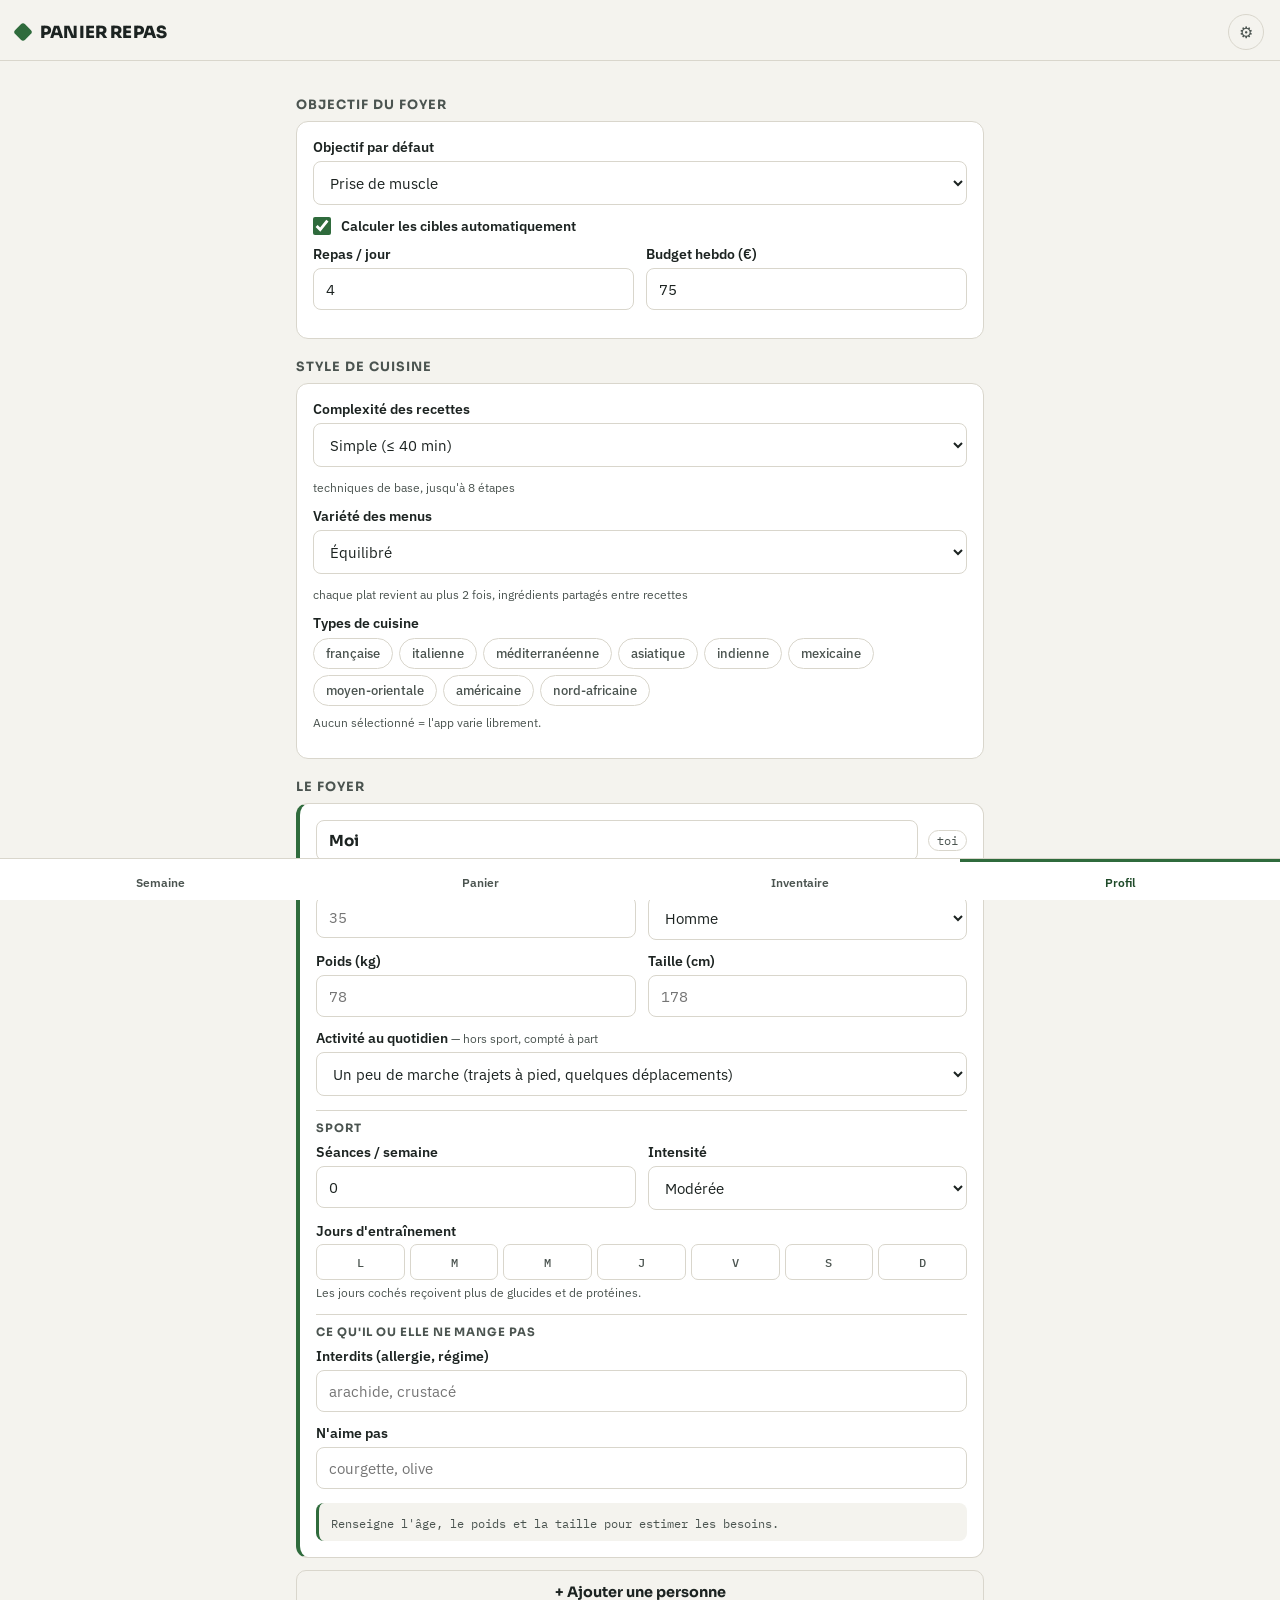
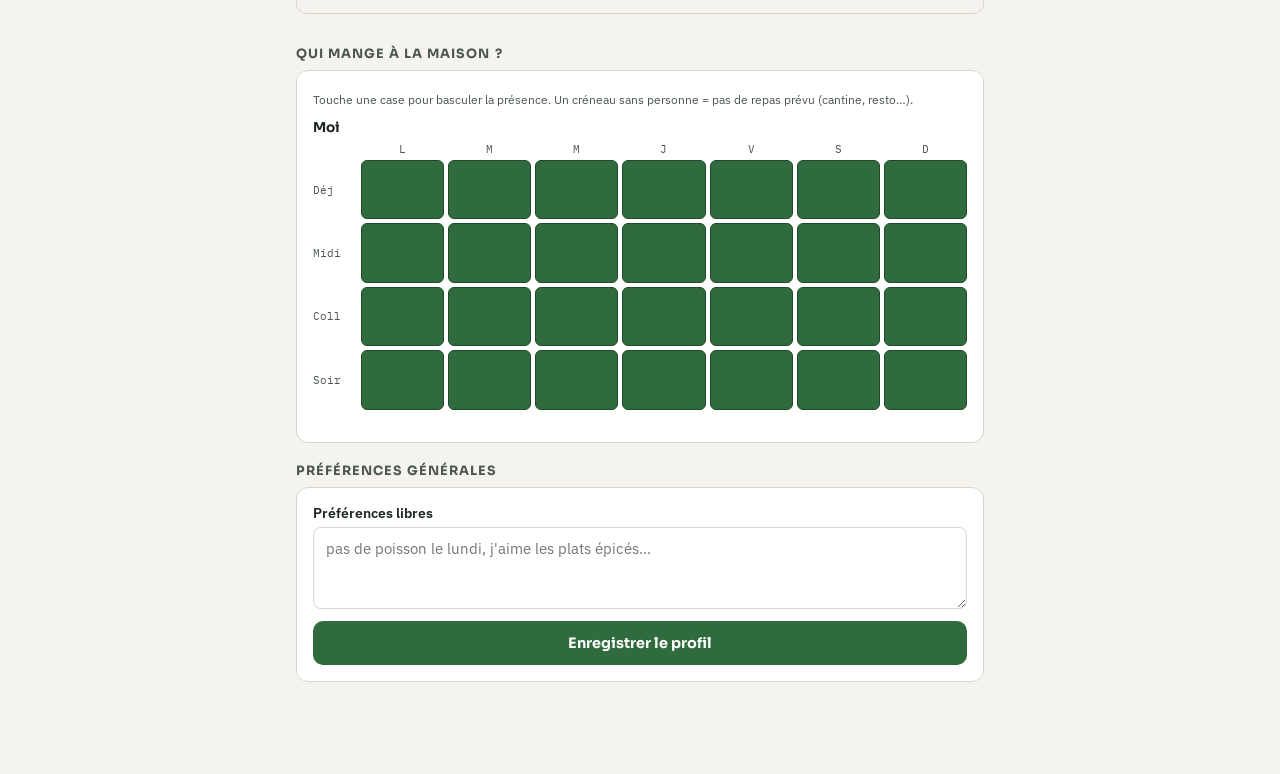
<file: index.html>
<!DOCTYPE html>
<html lang="fr">
<head>
  <meta charset="UTF-8" />
  <meta name="viewport" content="width=device-width, initial-scale=1.0, viewport-fit=cover" />
  <meta name="theme-color" content="#2F6B3C" />
  <title>Panier Repas</title>
  <link rel="manifest" href="manifest.webmanifest" />
  <link rel="icon" href="icons/icon.svg" type="image/svg+xml" />
  <link rel="apple-touch-icon" href="icons/icon-192.png" />
  <link rel="preconnect" href="https://fonts.googleapis.com" />
  <link rel="preconnect" href="https://fonts.gstatic.com" crossorigin />
  <link href="https://fonts.googleapis.com/css2?family=Sora:wght@600;700;800&family=IBM+Plex+Sans:wght@400;500;600&family=IBM+Plex+Mono:wght@400;500;600&display=swap" rel="stylesheet" />
  <link rel="stylesheet" href="css/styles.css" />
</head>
<body>
  <header class="app-header">
    <div class="brand">
      <span class="brand-mark" aria-hidden="true"></span>
      <h1>Panier Repas</h1>
    </div>
    <button id="btn-settings" class="icon-btn" title="Réglages" aria-label="Réglages">⚙</button>
  </header>

  <main id="view" class="view"></main>

  <nav class="tabbar" role="tablist" aria-label="Navigation principale">
    <button class="tab" data-tab="semaine" role="tab">Semaine</button>
    <button class="tab" data-tab="panier" role="tab">Panier</button>
    <button class="tab" data-tab="inventaire" role="tab">Inventaire</button>
    <button class="tab" data-tab="profil" role="tab">Profil</button>
  </nav>

  <dialog id="dlg-settings" class="dialog">
    <form method="dialog" class="dialog-body" id="form-settings">
      <h2>Réglages</h2>
      <label>Clé API Anthropic
        <input type="password" id="set-api-key" placeholder="sk-ant-..." autocomplete="off" />
      </label>
      <label>Modèle
        <select id="set-model">
          <option value="claude-sonnet-5">Sonnet 5 — équilibré (recommandé)</option>
          <option value="claude-haiku-4-5-20251001">Haiku 4.5 — le moins cher</option>
          <option value="claude-sonnet-4-6">Sonnet 4.6</option>
          <option value="claude-opus-5">Opus 5 — le plus fin, le plus cher</option>
        </select>
      </label>
      <p class="hint" id="set-model-cout"></p>
      <p class="hint">La clé est stockée uniquement dans ce navigateur (localStorage).</p>
      <label>URL du Worker poids (optionnel)
        <input type="url" id="set-worker-url" placeholder="https://panier-poids.xxx.workers.dev" />
      </label>
      <label>Secret du Worker
        <input type="password" id="set-worker-secret" autocomplete="off" />
      </label>
      <label>Enseigne
        <select id="set-enseigne">
          <option value="intermarche">Intermarché</option>
          <option value="leclerc">E.Leclerc</option>
          <option value="carrefour">Carrefour</option>
          <option value="auchan">Auchan</option>
          <option value="houra">Houra</option>
          <option value="coursesu">Courses U</option>
        </select>
      </label>
      <label class="switch">
        <input type="checkbox" id="set-prix-reels" />
        <span>N'utiliser que les prix relevés en magasin</span>
      </label>
      <p class="hint">Sinon, les ingrédients non relevés sont estimés à partir de prix de référence.</p>
      <label>Choix des produits : prix ↔ santé
        <input type="range" id="set-pref-sante" min="0" max="1" step="0.25" />
      </label>
      <p class="hint" id="set-pref-label"></p>
      <label>Plafond par article (€, optionnel)
        <input type="number" id="set-budget-article" step="0.5" placeholder="ex. 8" />
      </label>
      <div class="dialog-actions">
        <button value="cancel" class="btn ghost">Annuler</button>
        <button value="ok" class="btn primary" id="set-save">Enregistrer</button>
      </div>
    </form>
  </dialog>

  <dialog id="dlg-match" class="dialog">
    <div class="dialog-body" id="dlg-match-body"></div>
  </dialog>

  <div id="toast" class="toast" role="status" aria-live="polite"></div>

  <script src="js/store.js"></script>
  <script src="js/bridge.js"></script>
  <script src="js/scoring.js"></script>
  <script src="js/catalogue.js"></script>
  <script src="js/schema.js"></script>
  <script src="js/generator.js"></script>
  <script src="js/aggregator.js"></script>
  <script src="js/health.js"></script>
  <script src="js/app.js"></script>
  <script>
    if ('serviceWorker' in navigator) {
      window.addEventListener('load', () => {
        navigator.serviceWorker.register('sw.js').catch(err => {
          console.error('SW registration failed:', err);
        });
      });
    }
  </script>
</body>
</html>
</file>
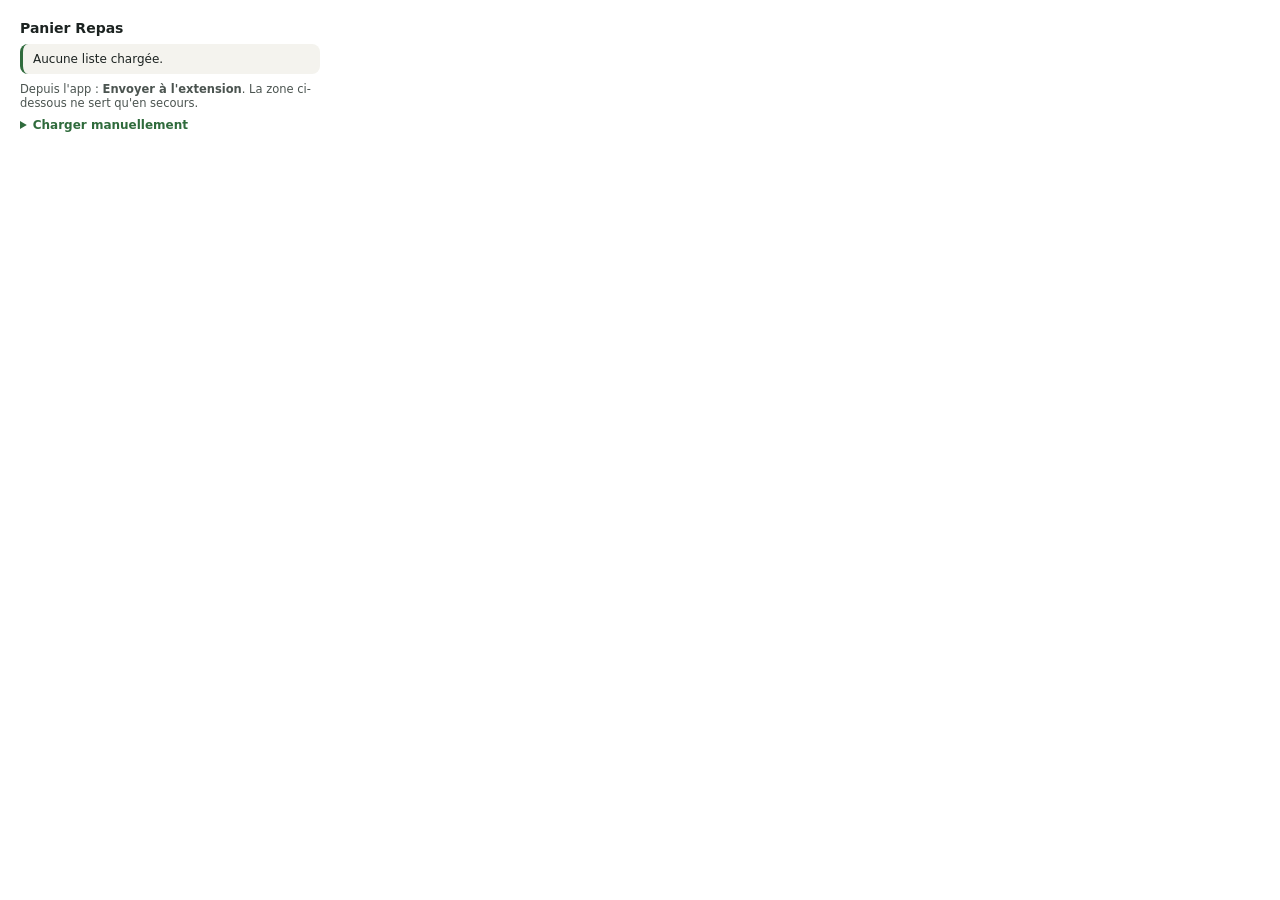
<file: extension/popup.html>
<!DOCTYPE html>
<html lang="fr">
<head>
  <meta charset="UTF-8" />
  <style>
    body { font-family: system-ui, sans-serif; width: 300px; padding: 12px; color: #1C2321; }
    h1 { font-size: 14px; margin: 0 0 8px; }
    p { font-size: 12px; margin: 0 0 8px; }
    textarea { width: 100%; height: 110px; box-sizing: border-box; font-family: monospace; font-size: 11px; }
    select { width: 100%; margin-top: 6px; padding: 6px; font-size: 12px; }
    label { font-size: 12px; font-weight: 600; display: block; margin-top: 8px; }
    button { width: 100%; margin-top: 8px; background: #2F6B3C; color: #fff; border: none; border-radius: 8px; padding: 10px; cursor: pointer; font-weight: 600; }
    button:hover { background: #1F4A29; }
    .status { font-size: 12px; margin-top: 8px; color: #4B5450; }
    #etat { font-size: 12px; padding: 8px 10px; border-radius: 8px; background: #F4F3EE; border-left: 3px solid #2F6B3C; margin-bottom: 8px; }
    .tip { font-size: 11.5px; color: #4B5450; }
    details summary { font-size: 12px; cursor: pointer; color: #2F6B3C; font-weight: 600; margin-bottom: 6px; }
    .err { color: #D2481F; }
    .slot { font-size: 12px; background: #F4F3EE; border-left: 3px solid #2F6B3C; padding: 6px 8px; margin-top: 8px; }
  </style>
</head>
<body>
  <h1>Panier Repas</h1>
  <div id="etat" class="ok">Aucune liste chargée.</div>
  <p class="tip">Depuis l'app : <b>Envoyer à l'extension</b>. La zone ci-dessous ne sert qu'en secours.</p>
  <details><summary>Charger manuellement</summary>
  <textarea id="list" placeholder='{"source":"panier-repas", ...}'></textarea>
  <label for="deliv">Livraison à préparer</label>
  <select id="deliv"><option value="1">Livraison 1</option></select>
  <div id="slot-info" class="slot" hidden></div>
  <button id="load">Charger la liste</button>
  </details>
  <div class="status" id="status"></div>
  <script src="popup.js"></script>
</body>
</html>
</file>
<file: css/styles.css>
/* ============================================================
   Panier Repas — design tokens
   Direction : étal de primeur + ticket de caisse.
   Porcelaine / encre / basilic / paprika. Le ticket (liste de
   courses à bords crantés, chiffres en mono) est la signature.
   ============================================================ */
:root {
  --porcelain: #F4F3EE;
  --ink: #1C2321;
  --ink-soft: #4B5450;
  --basil: #2F6B3C;
  --basil-deep: #1F4A29;
  --paprika: #D2481F;
  --line: #D9D6CC;
  --card: #FFFFFF;
  --ok: #2F6B3C;
  --warn: #B3541E;

  --font-display: "Sora", system-ui, sans-serif;
  --font-body: "IBM Plex Sans", system-ui, sans-serif;
  --font-mono: "IBM Plex Mono", ui-monospace, monospace;

  --radius: 12px;
  --pad: 16px;
}

* { box-sizing: border-box; }
html, body { margin: 0; padding: 0; }

body {
  font-family: var(--font-body);
  background: var(--porcelain);
  color: var(--ink);
  min-height: 100dvh;
  display: flex;
  flex-direction: column;
  padding-bottom: calc(64px + env(safe-area-inset-bottom));
}

/* ---------- header ---------- */
.app-header {
  display: flex;
  align-items: center;
  justify-content: space-between;
  padding: 14px var(--pad) 10px;
  position: sticky;
  top: 0;
  background: var(--porcelain);
  z-index: 5;
  border-bottom: 1px solid var(--line);
}
.brand { display: flex; align-items: center; gap: 10px; }
.brand-mark {
  width: 14px; height: 14px;
  background: var(--basil);
  border-radius: 3px;
  transform: rotate(45deg);
  display: inline-block;
}
.app-header h1 {
  font-family: var(--font-display);
  font-size: 1.05rem;
  font-weight: 800;
  letter-spacing: 0.01em;
  margin: 0;
  text-transform: uppercase;
}
.icon-btn {
  background: none; border: 1px solid var(--line);
  border-radius: 50%;
  width: 36px; height: 36px;
  font-size: 1rem;
  cursor: pointer;
  color: var(--ink-soft);
}
.icon-btn:hover { border-color: var(--basil); color: var(--basil); }

/* ---------- layout ---------- */
.view { flex: 1; padding: var(--pad); max-width: 720px; width: 100%; margin: 0 auto; }
.section-title {
  font-family: var(--font-display);
  font-size: 0.8rem;
  font-weight: 700;
  text-transform: uppercase;
  letter-spacing: 0.08em;
  color: var(--ink-soft);
  margin: 20px 0 8px;
}
.card {
  background: var(--card);
  border: 1px solid var(--line);
  border-radius: var(--radius);
  padding: var(--pad);
  margin-bottom: 12px;
}

/* ---------- tabbar ---------- */
.tabbar {
  position: fixed;
  bottom: 0; left: 0; right: 0;
  display: flex;
  background: var(--card);
  border-top: 1px solid var(--line);
  padding-bottom: env(safe-area-inset-bottom);
  z-index: 10;
}
.tab {
  flex: 1;
  border: none;
  background: none;
  padding: 12px 4px 10px;
  font-family: var(--font-body);
  font-size: 0.78rem;
  font-weight: 600;
  color: var(--ink-soft);
  cursor: pointer;
  border-top: 3px solid transparent;
}
.tab.active { color: var(--basil-deep); border-top-color: var(--basil); }
.tab:focus-visible { outline: 2px solid var(--basil); outline-offset: -2px; }

/* ---------- forms ---------- */
label { display: block; font-size: 0.85rem; font-weight: 600; margin-bottom: 12px; color: var(--ink); }
input, select, textarea {
  display: block;
  width: 100%;
  margin-top: 5px;
  padding: 10px 12px;
  border: 1px solid var(--line);
  border-radius: 8px;
  background: #fff;
  font-family: var(--font-body);
  font-size: 0.95rem;
  color: var(--ink);
}
input:focus-visible, select:focus-visible, textarea:focus-visible, .btn:focus-visible {
  outline: 2px solid var(--basil);
  outline-offset: 1px;
}
.grid-2 { display: grid; grid-template-columns: 1fr 1fr; gap: 0 12px; }
.hint { font-size: 0.78rem; color: var(--ink-soft); margin: 4px 0 12px; }

.btn {
  font-family: var(--font-display);
  font-weight: 700;
  font-size: 0.9rem;
  padding: 12px 18px;
  border-radius: 10px;
  border: 1px solid transparent;
  cursor: pointer;
}
.btn.primary { background: var(--basil); color: #fff; }
.btn.primary:hover { background: var(--basil-deep); }
.btn.primary:disabled { background: var(--line); color: var(--ink-soft); cursor: default; }
.btn.ghost { background: none; border-color: var(--line); color: var(--ink); }
.btn.ghost:hover { border-color: var(--basil); color: var(--basil-deep); }
.btn.danger { background: none; border-color: var(--line); color: var(--paprika); }
.btn.block { width: 100%; }
.btn-row { display: flex; gap: 10px; margin: 12px 0; }
.btn-row .btn { flex: 1; }

/* ---------- semaine ---------- */
.day-macros {
  display: flex;
  gap: 8px;
  overflow-x: auto;
  padding-bottom: 4px;
  margin-bottom: 8px;
}
.day-pill {
  flex: 0 0 auto;
  border: 1px solid var(--line);
  border-radius: 10px;
  background: var(--card);
  padding: 8px 10px;
  text-align: center;
  min-width: 76px;
}
.day-pill .d { font-family: var(--font-display); font-size: 0.7rem; font-weight: 700; text-transform: uppercase; color: var(--ink-soft); }
.day-pill .kcal { font-family: var(--font-mono); font-weight: 600; font-size: 0.9rem; }
.day-pill .prot { font-family: var(--font-mono); font-size: 0.75rem; color: var(--basil-deep); }

.recipe { border-left: 4px solid var(--basil); }
.recipe h3 { margin: 0 0 4px; font-family: var(--font-display); font-size: 1rem; font-weight: 700; }
.recipe .meta { font-family: var(--font-mono); font-size: 0.78rem; color: var(--ink-soft); margin-bottom: 8px; }
.recipe ul { margin: 8px 0; padding-left: 18px; font-size: 0.88rem; }
.recipe ol { margin: 8px 0; padding-left: 18px; font-size: 0.88rem; }
.recipe details summary { cursor: pointer; font-weight: 600; font-size: 0.85rem; color: var(--basil-deep); }

.empty {
  text-align: center;
  padding: 40px 20px;
  color: var(--ink-soft);
}
.empty h2 { font-family: var(--font-display); font-size: 1.1rem; color: var(--ink); }

.loading { text-align: center; padding: 30px; color: var(--ink-soft); }
.loading::after {
  content: "";
  display: block;
  width: 26px; height: 26px;
  margin: 14px auto 0;
  border: 3px solid var(--line);
  border-top-color: var(--basil);
  border-radius: 50%;
  animation: spin 0.9s linear infinite;
}
@keyframes spin { to { transform: rotate(360deg); } }
@media (prefers-reduced-motion: reduce) {
  .loading::after { animation: none; }
}

/* ---------- LE TICKET (signature) ---------- */
.ticket {
  background: #fff;
  font-family: var(--font-mono);
  font-size: 0.85rem;
  padding: 18px 16px 26px;
  margin: 10px 0 16px;
  position: relative;
  box-shadow: 0 2px 10px rgba(28, 35, 33, 0.08);
  /* bords crantés haut et bas */
  --notch: 10px;
  clip-path: polygon(
    0 6px, 3% 0, 6% 6px, 9% 0, 12% 6px, 15% 0, 18% 6px, 21% 0, 24% 6px, 27% 0,
    30% 6px, 33% 0, 36% 6px, 39% 0, 42% 6px, 45% 0, 48% 6px, 51% 0, 54% 6px,
    57% 0, 60% 6px, 63% 0, 66% 6px, 69% 0, 72% 6px, 75% 0, 78% 6px, 81% 0,
    84% 6px, 87% 0, 90% 6px, 93% 0, 96% 6px, 100% 0,
    100% calc(100% - 6px), 96% 100%, 93% calc(100% - 6px), 90% 100%,
    87% calc(100% - 6px), 84% 100%, 81% calc(100% - 6px), 78% 100%,
    75% calc(100% - 6px), 72% 100%, 69% calc(100% - 6px), 66% 100%,
    63% calc(100% - 6px), 60% 100%, 57% calc(100% - 6px), 54% 100%,
    51% calc(100% - 6px), 48% 100%, 45% calc(100% - 6px), 42% 100%,
    39% calc(100% - 6px), 36% 100%, 33% calc(100% - 6px), 30% 100%,
    27% calc(100% - 6px), 24% 100%, 21% calc(100% - 6px), 18% 100%,
    15% calc(100% - 6px), 12% 100%, 9% calc(100% - 6px), 6% 100%,
    3% calc(100% - 6px), 0 100%
  );
}
.ticket-header {
  text-align: center;
  border-bottom: 1px dashed var(--line);
  padding-bottom: 8px;
  margin-bottom: 8px;
  font-weight: 600;
  letter-spacing: 0.06em;
}
.ticket-rayon {
  font-weight: 600;
  text-transform: uppercase;
  font-size: 0.72rem;
  letter-spacing: 0.1em;
  color: var(--basil-deep);
  margin: 12px 0 4px;
}
.ticket-line {
  display: flex;
  align-items: baseline;
  gap: 8px;
  padding: 3px 0;
}
.ticket-line .name { flex: 1; min-width: 0; overflow: hidden; text-overflow: ellipsis; white-space: nowrap; }
.ticket-line .qty { white-space: nowrap; font-weight: 500; }
.ticket-line .dots { flex: 0 1 40px; border-bottom: 1px dotted var(--line); transform: translateY(-3px); }
.ticket-line.matched .name::before { content: "✓ "; color: var(--ok); }
.ticket-line.unmatched { cursor: pointer; }
.ticket-line.unmatched .name::before { content: "? "; color: var(--paprika); font-weight: 600; }
.ticket-line.unmatched:hover .name { text-decoration: underline; }
.ticket-line.stock { color: var(--ink-soft); text-decoration: line-through; }
.ticket-total {
  border-top: 1px dashed var(--line);
  margin-top: 10px;
  padding-top: 8px;
  display: flex;
  justify-content: space-between;
  font-weight: 600;
}
.ticket-foot { text-align: center; font-size: 0.7rem; color: var(--ink-soft); margin-top: 10px; }

/* ---------- inventaire ---------- */
.inv-line {
  display: flex;
  align-items: center;
  gap: 10px;
  padding: 10px 0;
  border-bottom: 1px solid var(--line);
  font-size: 0.9rem;
}
.inv-line:last-child { border-bottom: none; }
.inv-line .name { flex: 1; }
.inv-line .qty { font-family: var(--font-mono); font-size: 0.82rem; color: var(--ink-soft); white-space: nowrap; }
.inv-line .dlc { font-family: var(--font-mono); font-size: 0.75rem; white-space: nowrap; }
.inv-line .dlc.soon { color: var(--paprika); font-weight: 600; }
.inv-line .del { background: none; border: none; color: var(--ink-soft); cursor: pointer; font-size: 1rem; }
.inv-line .del:hover { color: var(--paprika); }

/* ---------- dialogs & toast ---------- */
.dialog { border: none; border-radius: var(--radius); padding: 0; max-width: 420px; width: calc(100% - 32px); }
.dialog::backdrop { background: rgba(28, 35, 33, 0.45); }
.dialog-body { padding: 20px; }
.dialog-body h2 { font-family: var(--font-display); font-size: 1.05rem; margin: 0 0 14px; }
.dialog-actions { display: flex; justify-content: flex-end; gap: 10px; margin-top: 8px; }

.match-option {
  display: block; width: 100%;
  text-align: left;
  padding: 10px;
  margin-bottom: 8px;
  border: 1px solid var(--line);
  border-radius: 8px;
  background: #fff;
  cursor: pointer;
  font-family: var(--font-body);
  font-size: 0.88rem;
}
.match-option:hover { border-color: var(--basil); }

.toast {
  position: fixed;
  bottom: calc(76px + env(safe-area-inset-bottom));
  left: 50%;
  transform: translateX(-50%) translateY(10px);
  background: var(--ink);
  color: #fff;
  padding: 10px 18px;
  border-radius: 999px;
  font-size: 0.85rem;
  opacity: 0;
  pointer-events: none;
  transition: opacity 0.25s, transform 0.25s;
  z-index: 50;
  max-width: 90%;
}
.toast.show { opacity: 1; transform: translateX(-50%) translateY(0); }
.toast.error { background: var(--paprika); }

.badge {
  display: inline-block;
  font-family: var(--font-mono);
  font-size: 0.72rem;
  padding: 2px 8px;
  border-radius: 999px;
  border: 1px solid var(--line);
  color: var(--ink-soft);
}
.badge.ok { color: var(--ok); border-color: var(--ok); }
.badge.warn { color: var(--warn); border-color: var(--warn); }

/* ---------- convives & présence (v1.1) ---------- */
.conv-line { display: flex; gap: 10px; align-items: center; margin-bottom: 10px; }
.conv-line .conv-nom { flex: 2; margin-top: 0; }
.conv-line .conv-coef { flex: 1; margin-top: 0; }
.conv-line .del { background: none; border: none; color: var(--ink-soft); cursor: pointer; font-size: 1rem; }
.conv-line .del:hover { color: var(--paprika); }

.pres-block { margin-bottom: 16px; }
.pres-name { font-family: var(--font-display); font-weight: 700; font-size: 0.85rem; margin-bottom: 6px; }
.pres-grid {
  display: grid;
  grid-template-columns: 44px repeat(7, 1fr);
  gap: 4px;
  align-items: center;
}
.pres-h {
  font-family: var(--font-mono);
  font-size: 0.68rem;
  color: var(--ink-soft);
  text-align: center;
}
.pres-grid > .pres-h:nth-child(n+9):nth-child(8n+1) { text-align: left; }
.pres-cell {
  aspect-ratio: 1.4;
  border: 1px solid var(--line);
  border-radius: 6px;
  background: #fff;
  cursor: pointer;
  padding: 0;
}
.pres-cell.on { background: var(--basil); border-color: var(--basil-deep); }
.pres-cell:focus-visible { outline: 2px solid var(--basil); outline-offset: 1px; }

/* ---------- recommandation livraison (v1.2) ---------- */
.card.delivery { border-left: 4px solid var(--basil); font-size: 0.88rem; }
.card.delivery.warn { border-left-color: var(--paprika); }

/* ---------- créneaux de livraison (v1.3) ---------- */
.deliv-row {
  display: flex; align-items: center; gap: 10px;
  padding: 7px 0; border-bottom: 1px dashed var(--line);
  font-family: var(--font-mono); font-size: 0.82rem;
}
.deliv-row:last-of-type { border-bottom: none; }
.deliv-rang {
  width: 20px; height: 20px; flex: 0 0 auto;
  border-radius: 50%; background: var(--basil); color: #fff;
  display: grid; place-items: center; font-size: 0.7rem; font-weight: 600;
}
.deliv-label { flex: 1; font-family: var(--font-body); font-weight: 600; }
.deliv-date { color: var(--ink-soft); }
.card.delivery.warn .deliv-rang { background: var(--paprika); }

.slot-line {
  display: flex; align-items: center; justify-content: space-between;
  padding: 8px 0; border-bottom: 1px solid var(--line); font-size: 0.9rem;
}
.slot-line:last-child { border-bottom: none; }
.slot-line .del { background: none; border: none; color: var(--ink-soft); cursor: pointer; font-size: 1rem; }
.slot-line .del:hover { color: var(--paprika); }

/* ---------- chips (complexité / cuisines / bannis) v1.4 ---------- */
.chips { display: flex; flex-wrap: wrap; gap: 6px; margin: 4px 0 8px; }
.chip {
  font-family: var(--font-body);
  font-size: 0.8rem;
  font-weight: 500;
  padding: 6px 12px;
  border-radius: 999px;
  border: 1px solid var(--line);
  background: #fff;
  color: var(--ink-soft);
  cursor: pointer;
}
.chip:hover { border-color: var(--basil); color: var(--basil-deep); }
.chip.on { background: var(--basil); border-color: var(--basil-deep); color: #fff; }
.chip.banned { border-color: var(--paprika); color: var(--paprika); }
.chip.banned:hover { background: var(--paprika); color: #fff; }
.chip:focus-visible { outline: 2px solid var(--basil); outline-offset: 1px; }

/* ---------- cibles automatiques (v1.5) ---------- */
.switch { display: flex; align-items: center; gap: 10px; margin-bottom: 10px; font-weight: 600; font-size: 0.85rem; }
.switch input { width: auto; margin: 0; flex: 0 0 auto; width: 18px; height: 18px; accent-color: var(--basil); }
.calc-box {
  background: var(--porcelain);
  border-left: 3px solid var(--basil);
  border-radius: 8px;
  padding: 10px 12px;
  margin-bottom: 12px;
}
.calc-main { font-family: var(--font-display); font-size: 0.95rem; }
.calc-main b { color: var(--basil-deep); }
.calc-detail { font-family: var(--font-mono); font-size: 0.75rem; color: var(--ink-soft); margin-top: 3px; }

/* ---------- foyer : fiches personnes (v1.6) ---------- */
.person {
  background: var(--card);
  border: 1px solid var(--line);
  border-left: 4px solid var(--basil);
  border-radius: var(--radius);
  padding: var(--pad);
  margin-bottom: 12px;
}
.person-head { display: flex; align-items: center; gap: 10px; margin-bottom: 12px; }
.person-head .c-nom { margin-top: 0; font-family: var(--font-display); font-weight: 700; }
.person-head .del { background: none; border: none; color: var(--ink-soft); cursor: pointer; font-size: 1.05rem; }
.person-head .del:hover { color: var(--paprika); }
.sub-title {
  font-family: var(--font-display); font-weight: 700; font-size: 0.72rem;
  text-transform: uppercase; letter-spacing: 0.08em; color: var(--ink-soft);
  margin: 14px 0 8px; padding-top: 10px; border-top: 1px solid var(--line);
}
.days-row { display: grid; grid-template-columns: repeat(7, 1fr); gap: 5px; margin-bottom: 4px; }
.day-btn {
  padding: 9px 0;
  border: 1px solid var(--line);
  border-radius: 7px;
  background: #fff;
  font-family: var(--font-mono);
  font-size: 0.78rem;
  font-weight: 500;
  color: var(--ink-soft);
  cursor: pointer;
}
.day-btn.on { background: var(--basil); border-color: var(--basil-deep); color: #fff; font-weight: 600; }
.day-btn:focus-visible { outline: 2px solid var(--basil); outline-offset: 1px; }
.person .calc-box { margin-top: 14px; margin-bottom: 0; }

/* ---------- tableau des menus (v1.9) ---------- */
.seg { display: flex; gap: 0; margin: 4px 0 12px; border: 1px solid var(--line); border-radius: 9px; overflow: hidden; }
.seg-btn {
  flex: 1; border: none; background: #fff; cursor: pointer;
  font-family: var(--font-display); font-weight: 700; font-size: 0.8rem;
  padding: 9px 6px; color: var(--ink-soft);
}
.seg-btn.on { background: var(--basil); color: #fff; }
.seg-btn:focus-visible { outline: 2px solid var(--basil); outline-offset: -2px; }

.menu-wrap { overflow-x: auto; -webkit-overflow-scrolling: touch; margin: 0 calc(var(--pad) * -1); padding: 0 var(--pad); }
table.menu { border-collapse: separate; border-spacing: 4px; width: 100%; min-width: 560px; }
table.menu th, table.menu td { padding: 0; }
table.menu thead th {
  font-family: var(--font-display); font-weight: 700; font-size: 0.72rem;
  text-transform: uppercase; letter-spacing: 0.06em; color: var(--ink-soft);
  padding-bottom: 2px; text-align: center;
}
table.menu .corner { width: 62px; }
table.menu .row-h {
  font-family: var(--font-mono); font-size: 0.72rem; color: var(--ink-soft);
  text-align: left; white-space: nowrap; padding-right: 4px; vertical-align: middle;
}
table.menu td.meal {
  background: hsl(var(--h) 42% 96%);
  border: 1px solid hsl(var(--h) 38% 82%);
  border-left: 3px solid hsl(var(--h) 45% 45%);
  border-radius: 8px;
  padding: 7px 8px;
  cursor: pointer;
  vertical-align: top;
  min-width: 96px;
}
table.menu td.meal:hover { background: hsl(var(--h) 45% 92%); }
table.menu td.meal:focus-visible { outline: 2px solid var(--basil); outline-offset: 1px; }
table.menu .meal-name {
  display: block; font-size: 0.76rem; font-weight: 600; line-height: 1.25;
  color: var(--ink);
  display: -webkit-box; -webkit-line-clamp: 3; -webkit-box-orient: vertical; overflow: hidden;
}
table.menu .meal-macro { display: block; font-family: var(--font-mono); font-size: 0.68rem; color: var(--ink-soft); margin-top: 3px; }
table.menu td.empty-cell {
  text-align: center; color: var(--line); font-family: var(--font-mono); font-size: 0.8rem;
  border: 1px dashed var(--line); border-radius: 8px;
}
table.menu tr.totals td {
  text-align: center; padding: 5px 2px;
  border-top: 1px solid var(--line);
  font-family: var(--font-mono); font-size: 0.78rem;
}
table.menu tr.totals td span { display: block; font-size: 0.68rem; color: var(--ink-soft); }
.card.recipe.flash { box-shadow: 0 0 0 3px var(--basil); transition: box-shadow .3s; }

/* ---------- fiche recette d'un repas (v2.0) ---------- */
.repas-head { margin-bottom: 14px; }
.repas-quand {
  font-family: var(--font-mono); font-size: 0.72rem; font-weight: 600;
  text-transform: uppercase; letter-spacing: 0.1em; color: var(--basil-deep);
  margin-bottom: 4px;
}
.repas-head h2 { margin: 0 0 6px; font-size: 1.05rem; line-height: 1.25; }
.repas-meta { font-family: var(--font-mono); font-size: 0.76rem; color: var(--ink-soft); line-height: 1.5; }
.repas-meta b { color: var(--ink); }

ul.ing-list { list-style: none; margin: 0 0 4px; padding: 0; }
ul.ing-list li {
  display: flex; align-items: baseline; gap: 10px;
  padding: 6px 0; border-bottom: 1px solid var(--line);
  font-size: 0.88rem;
}
ul.ing-list li:last-child { border-bottom: none; }
ul.ing-list li span:first-child { flex: 1; }
ul.ing-list li b { font-family: var(--font-mono); font-size: 0.84rem; white-space: nowrap; }

ol.etapes { margin: 4px 0 0; padding-left: 20px; font-size: 0.88rem; line-height: 1.55; }
ol.etapes li { margin-bottom: 6px; }
#dlg-match .dialog-body .sub-title { border-top: 1px solid var(--line); }

/* ---------- budget (v2.9) ---------- */
.card.budget { border-left: 4px solid var(--basil); }
.card.budget.warn { border-left-color: var(--paprika); }
.budget-haut { display: flex; align-items: baseline; gap: 8px; }
.budget-haut b { font-family: var(--font-display); font-size: 1.15rem; }
.card.budget.warn .budget-haut b { color: var(--paprika); }
.budget-jauge { height: 6px; background: var(--porcelain); border-radius: 3px; margin-top: 8px; overflow: hidden; }
.budget-jauge > div { height: 100%; background: var(--basil); }
.card.budget.warn .budget-jauge > div { background: var(--paprika); }
.ticket-line .px-reel { color: var(--basil-deep); }
.ticket-line .px-estime { color: var(--ink-soft); font-weight: 500; }
.ticket-line .px-inconnu { color: var(--line); }
.ticket-reste {
  font-family: var(--font-mono); font-size: 0.7rem; color: var(--warn);
  padding: 0 0 3px 14px; margin-top: -2px;
}

/* ---------- chaînage des restes (v3.5) ---------- */
.card.chaine { border-left: 4px solid var(--basil); }
.chaine-ligne { padding: 8px 0; border-bottom: 1px dashed var(--line); }
.chaine-ligne:last-child { border-bottom: none; }
.chaine-nom { font-family: var(--font-mono); font-size: 0.76rem; color: var(--ink-soft); margin-bottom: 4px; }
.chaine-suite { display: flex; flex-wrap: wrap; align-items: center; gap: 6px; }
.chaine-etape {
  background: var(--porcelain); border-radius: 7px; padding: 4px 8px;
  font-size: 0.78rem; line-height: 1.3;
}
.chaine-etape b { font-family: var(--font-mono); font-size: 0.7rem; color: var(--basil-deep); }
.chaine-etape i { font-family: var(--font-mono); font-style: normal; font-size: 0.7rem; color: var(--ink-soft); }
.chaine-fleche { color: var(--basil); font-weight: 700; }
.chaine-reste { font-family: var(--font-mono); font-size: 0.7rem; color: var(--warn); margin-top: 4px; }
.chaine-ok { font-family: var(--font-mono); font-size: 0.7rem; color: var(--ok); margin-top: 4px; }
</file>
